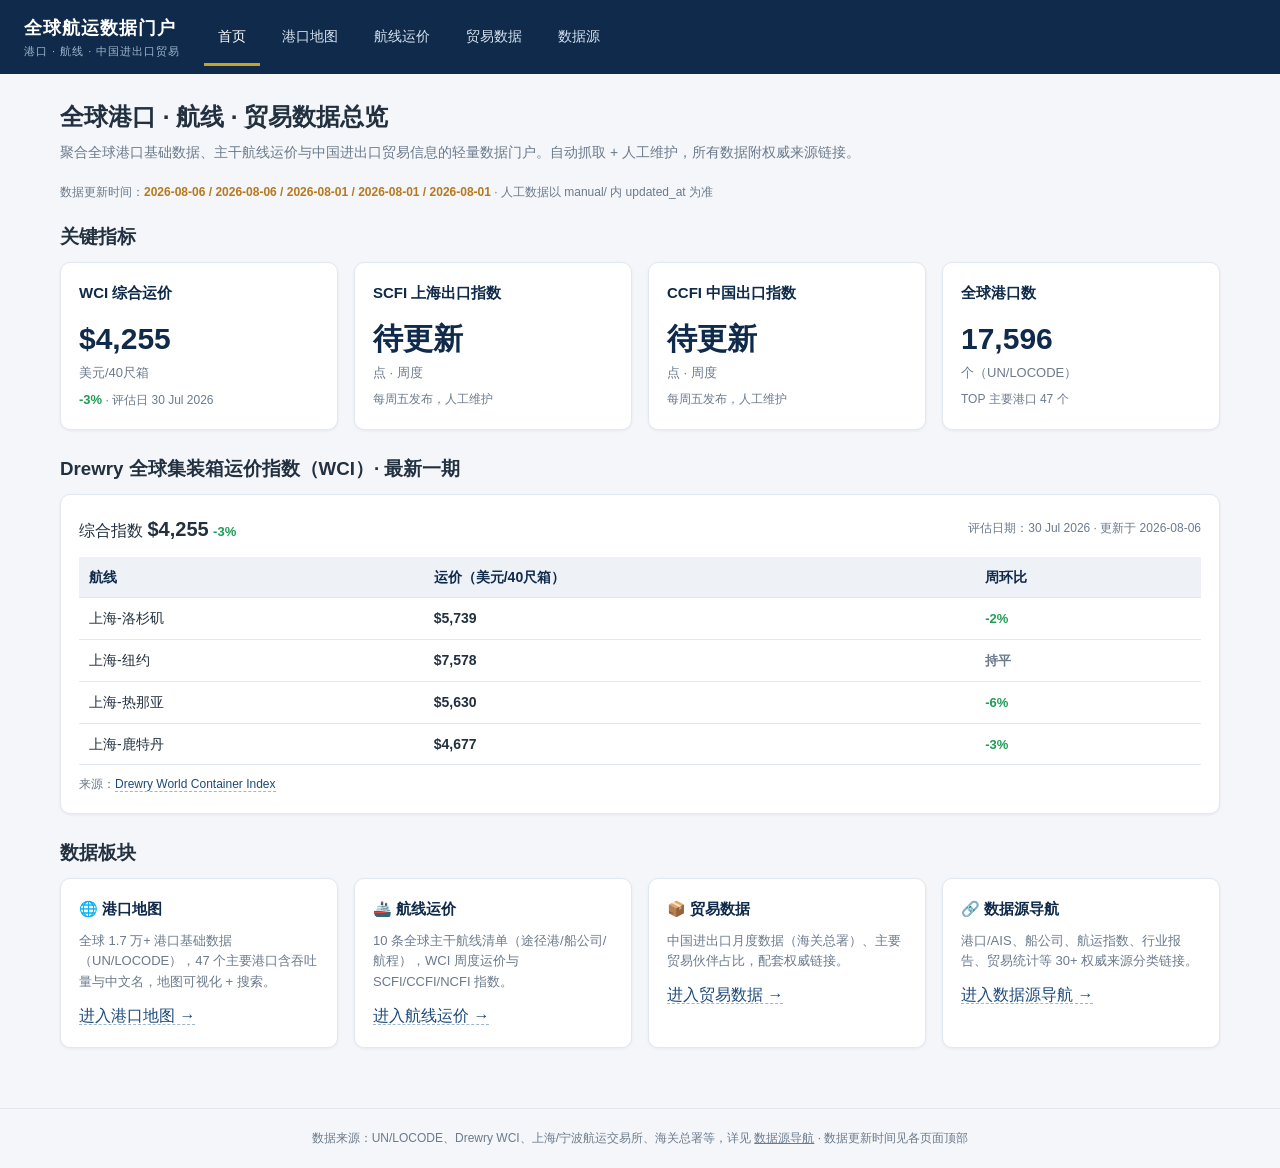
<file: index.html>
<!DOCTYPE html>
<html lang="zh-CN">
<head>
  <meta charset="UTF-8">
  <meta name="viewport" content="width=device-width, initial-scale=1.0">
  <title>全球航运数据门户 · 首页</title>
  <link rel="stylesheet" href="assets/css/style.css">
</head>
<body>
  <header class="nav">
    <a class="brand" href="index.html">全球航运数据门户
      <span class="sub">港口 · 航线 · 中国进出口贸易</span>
    </a>
    <a class="page" href="index.html">首页</a>
    <a class="page" href="ports.html">港口地图</a>
    <a class="page" href="routes.html">航线运价</a>
    <a class="page" href="trade.html">贸易数据</a>
    <a class="page" href="sources.html">数据源</a>
  </header>

  <main>
    <h1 class="page-title">全球港口 · 航线 · 贸易数据总览</h1>
    <p class="page-desc">聚合全球港口基础数据、主干航线运价与中国进出口贸易信息的轻量数据门户。自动抓取 + 人工维护，所有数据附权威来源链接。</p>
    <div id="data-time" class="data-time"></div>

    <!-- 关键指标 -->
    <h3 style="margin-bottom:10px;">关键指标</h3>
    <div class="grid cols-4" id="kpi"></div>

    <!-- WCI 最新一期 -->
    <h3 style="margin:24px 0 10px;">Drewry 全球集装箱运价指数（WCI）· 最新一期</h3>
    <div class="card" id="wci-card"></div>

    <!-- 板块入口 -->
    <h3 style="margin:24px 0 10px;">数据板块</h3>
    <div class="grid cols-4">
      <div class="card">
        <h3>🌐 港口地图</h3>
        <p style="font-size:13px;color:var(--muted);">全球 1.7 万+ 港口基础数据（UN/LOCODE），47 个主要港口含吞吐量与中文名，地图可视化 + 搜索。</p>
        <p style="margin-top:10px;"><a class="ext" href="ports.html">进入港口地图 →</a></p>
      </div>
      <div class="card">
        <h3>🚢 航线运价</h3>
        <p style="font-size:13px;color:var(--muted);">10 条全球主干航线清单（途径港/船公司/航程），WCI 周度运价与 SCFI/CCFI/NCFI 指数。</p>
        <p style="margin-top:10px;"><a class="ext" href="routes.html">进入航线运价 →</a></p>
      </div>
      <div class="card">
        <h3>📦 贸易数据</h3>
        <p style="font-size:13px;color:var(--muted);">中国进出口月度数据（海关总署）、主要贸易伙伴占比，配套权威链接。</p>
        <p style="margin-top:10px;"><a class="ext" href="trade.html">进入贸易数据 →</a></p>
      </div>
      <div class="card">
        <h3>🔗 数据源导航</h3>
        <p style="font-size:13px;color:var(--muted);">港口/AIS、船公司、航运指数、行业报告、贸易统计等 30+ 权威来源分类链接。</p>
        <p style="margin-top:10px;"><a class="ext" href="sources.html">进入数据源导航 →</a></p>
      </div>
    </div>
  </main>

  <script src="assets/js/common.js"></script>
  <script src="assets/js/index.js"></script>
</body>
</html>
</file>
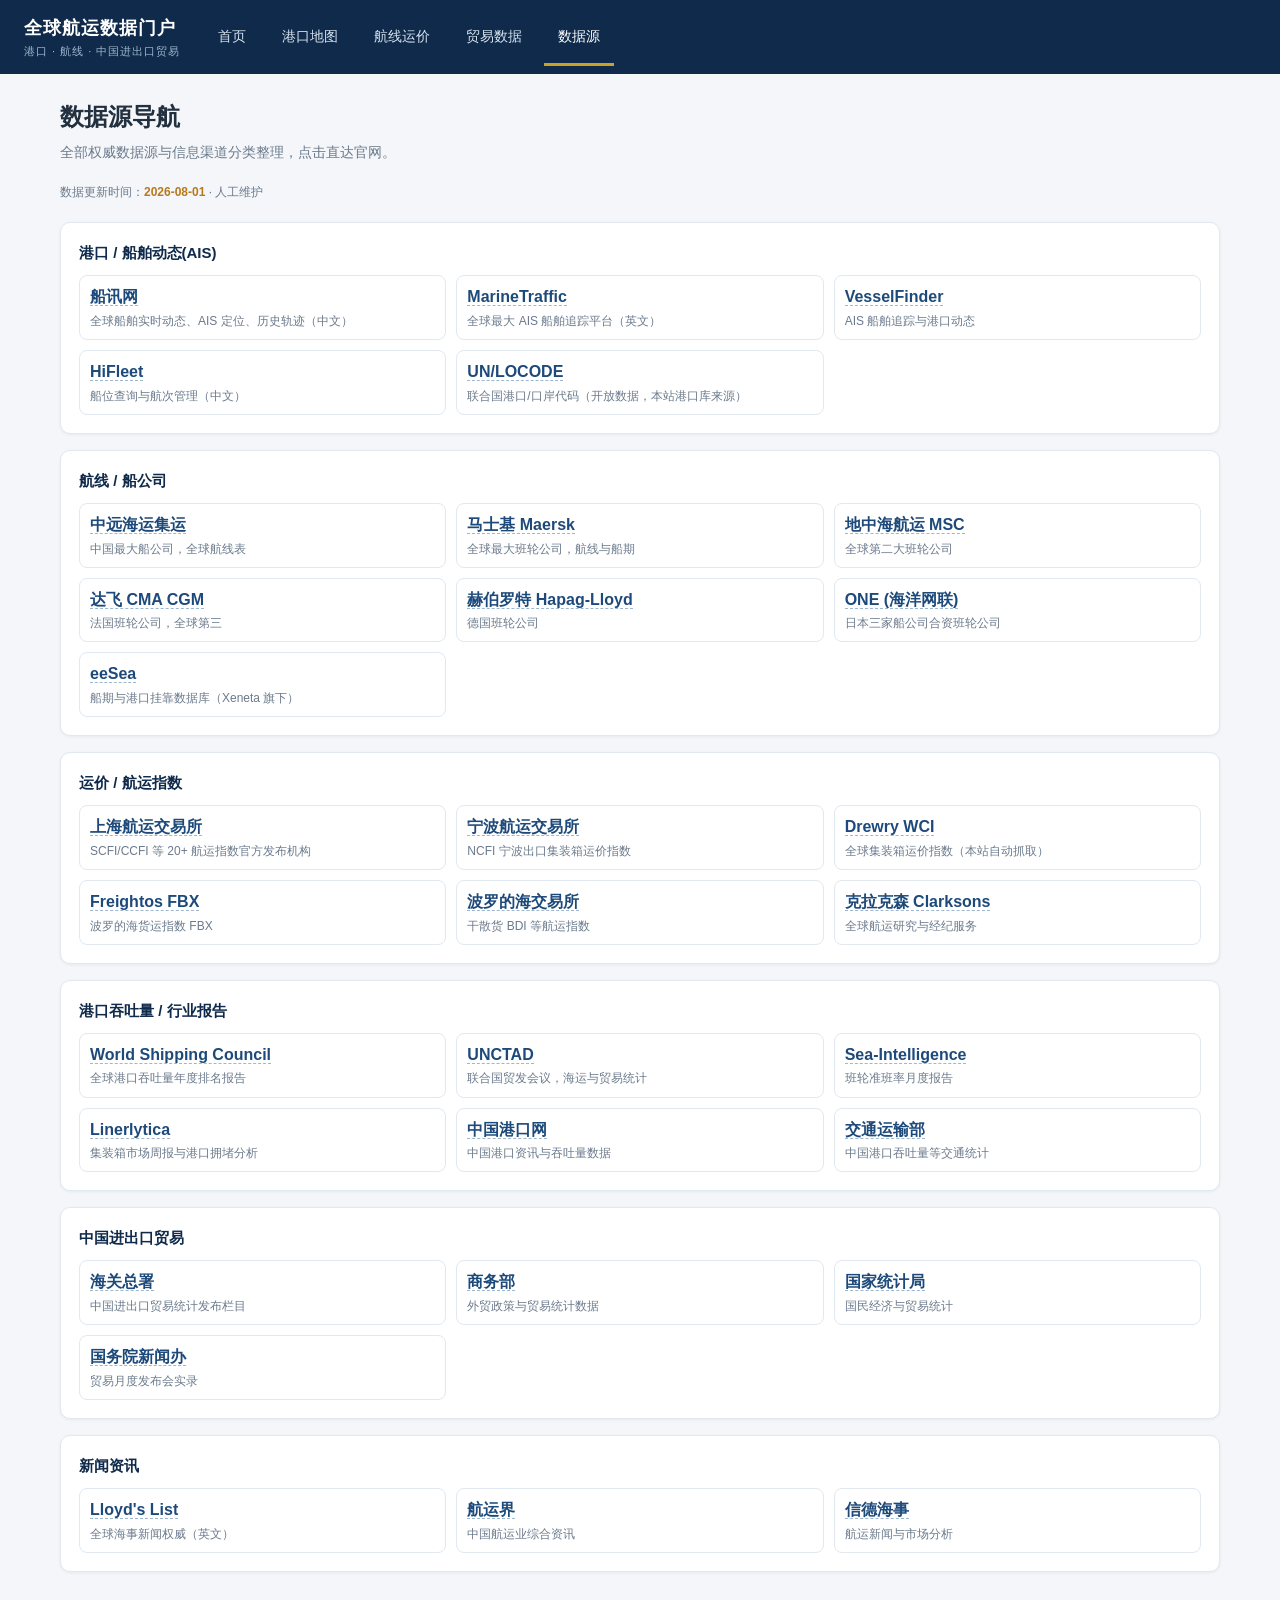
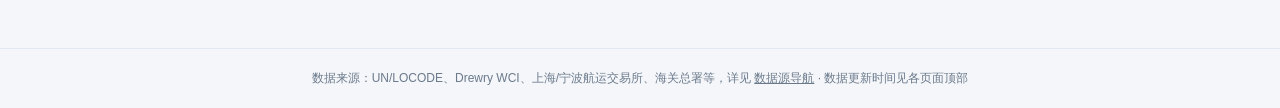
<file: sources.html>
<!DOCTYPE html>
<html lang="zh-CN">
<head>
  <meta charset="UTF-8">
  <meta name="viewport" content="width=device-width, initial-scale=1.0">
  <title>数据源导航 · 全球航运数据门户</title>
  <link rel="stylesheet" href="assets/css/style.css">
</head>
<body>
  <header class="nav">
    <a class="brand" href="index.html">全球航运数据门户
      <span class="sub">港口 · 航线 · 中国进出口贸易</span>
    </a>
    <a class="page" href="index.html">首页</a>
    <a class="page" href="ports.html">港口地图</a>
    <a class="page" href="routes.html">航线运价</a>
    <a class="page" href="trade.html">贸易数据</a>
    <a class="page" href="sources.html">数据源</a>
  </header>

  <main>
    <h1 class="page-title">数据源导航</h1>
    <p class="page-desc">全部权威数据源与信息渠道分类整理，点击直达官网。</p>
    <div id="data-time" class="data-time"></div>

    <div id="source-cats"></div>
  </main>

  <script src="assets/js/common.js"></script>
  <script src="assets/js/sources.js"></script>
</body>
</html>
</file>
<file: assets/css/style.css>
:root {
  --nav-bg: #0f2a4a;
  --nav-hover: #1d4a7a;
  --accent: #c9a227;
  --bg: #f4f6f9;
  --card: #ffffff;
  --text: #22303f;
  --muted: #6b7a8c;
  --border: #e2e8f0;
  --ok: #1f9d55;
  --warn: #b7791f;
}

* { box-sizing: border-box; margin: 0; padding: 0; }

body {
  font-family: "PingFang SC", "Microsoft YaHei", "Noto Sans SC", sans-serif;
  background: var(--bg);
  color: var(--text);
  line-height: 1.6;
}

/* 顶部导航 */
header.nav {
  background: var(--nav-bg);
  color: #fff;
  padding: 0 24px;
  display: flex;
  align-items: center;
  flex-wrap: wrap;
  gap: 8px;
}
header.nav .brand {
  font-size: 18px;
  font-weight: 700;
  padding: 14px 16px 14px 0;
  letter-spacing: 1px;
  color: #fff;
  text-decoration: none;
  white-space: nowrap;
}
header.nav .brand .sub { font-size: 11px; font-weight: 400; color: #9fb6cf; display: block; }
header.nav a.page {
  color: #d7e3f0;
  text-decoration: none;
  padding: 16px 14px;
  font-size: 14px;
  border-bottom: 3px solid transparent;
}
header.nav a.page:hover { background: var(--nav-hover); color: #fff; }
header.nav a.page.active { color: #fff; border-bottom-color: var(--accent); }

main { max-width: 1200px; margin: 0 auto; padding: 24px 20px 60px; }

h1.page-title { font-size: 24px; margin-bottom: 4px; }
p.page-desc { color: var(--muted); margin-bottom: 20px; font-size: 14px; }
.data-time { font-size: 12px; color: var(--muted); margin-bottom: 20px; }
.data-time b { color: var(--warn); }

/* 卡片 */
.grid { display: grid; gap: 16px; }
.grid.cols-2 { grid-template-columns: repeat(auto-fit, minmax(320px, 1fr)); }
.grid.cols-3 { grid-template-columns: repeat(auto-fit, minmax(260px, 1fr)); }
.grid.cols-4 { grid-template-columns: repeat(auto-fit, minmax(220px, 1fr)); }
.card {
  background: var(--card);
  border: 1px solid var(--border);
  border-radius: 10px;
  padding: 18px;
  box-shadow: 0 1px 3px rgba(15, 42, 74, .06);
}
.card h3 { font-size: 15px; color: var(--nav-bg); margin-bottom: 10px; }
.card .big { font-size: 30px; font-weight: 700; color: var(--nav-bg); }
.card .unit { font-size: 13px; color: var(--muted); }
.card .delta { font-size: 13px; font-weight: 600; }
.delta.up { color: #c53030; }
.delta.down { color: var(--ok); }
.delta.flat { color: var(--muted); }
.card .meta { font-size: 12px; color: var(--muted); margin-top: 6px; }

/* 表格 */
table.data { width: 100%; border-collapse: collapse; font-size: 14px; }
table.data th, table.data td {
  text-align: left; padding: 9px 10px; border-bottom: 1px solid var(--border);
}
table.data th { background: #eef2f7; color: var(--nav-bg); font-weight: 600; white-space: nowrap; }
table.data tr:hover td { background: #f8fafc; }

/* 标签 */
.tag {
  display: inline-block; padding: 2px 10px; border-radius: 12px;
  font-size: 12px; background: #e8eef6; color: var(--nav-bg); margin: 2px 4px 2px 0;
}
.tag.cny { background: #fdf2e3; color: #92600a; }

/* 链接 */
a { color: #1d4a7a; }
a.ext { text-decoration: none; border-bottom: 1px dashed #9fb6cf; }
a.ext:hover { color: var(--accent); border-bottom-color: var(--accent); }

/* 搜索框 */
.search-row { display: flex; gap: 10px; margin-bottom: 16px; flex-wrap: wrap; }
.search-row input[type=text] {
  flex: 1; min-width: 220px; padding: 9px 12px; border: 1px solid var(--border);
  border-radius: 8px; font-size: 14px;
}
.search-row button {
  padding: 9px 18px; border: none; border-radius: 8px;
  background: var(--nav-bg); color: #fff; cursor: pointer; font-size: 14px;
}
.search-row button:hover { background: var(--nav-hover); }

/* 地图 */
#map { height: 480px; border-radius: 10px; border: 1px solid var(--border); }
#map-full { height: 620px; border-radius: 10px; border: 1px solid var(--border); }

/* 空状态 */
.empty {
  text-align: center; color: var(--muted); padding: 40px 0; font-size: 14px;
}
.empty .hint { margin-top: 8px; font-size: 12px; }

/* 图表 */
.chart { width: 100%; height: 340px; }

footer {
  text-align: center; color: var(--muted); font-size: 12px;
  padding: 20px; border-top: 1px solid var(--border);
}
footer a { color: var(--muted); }
</file>
